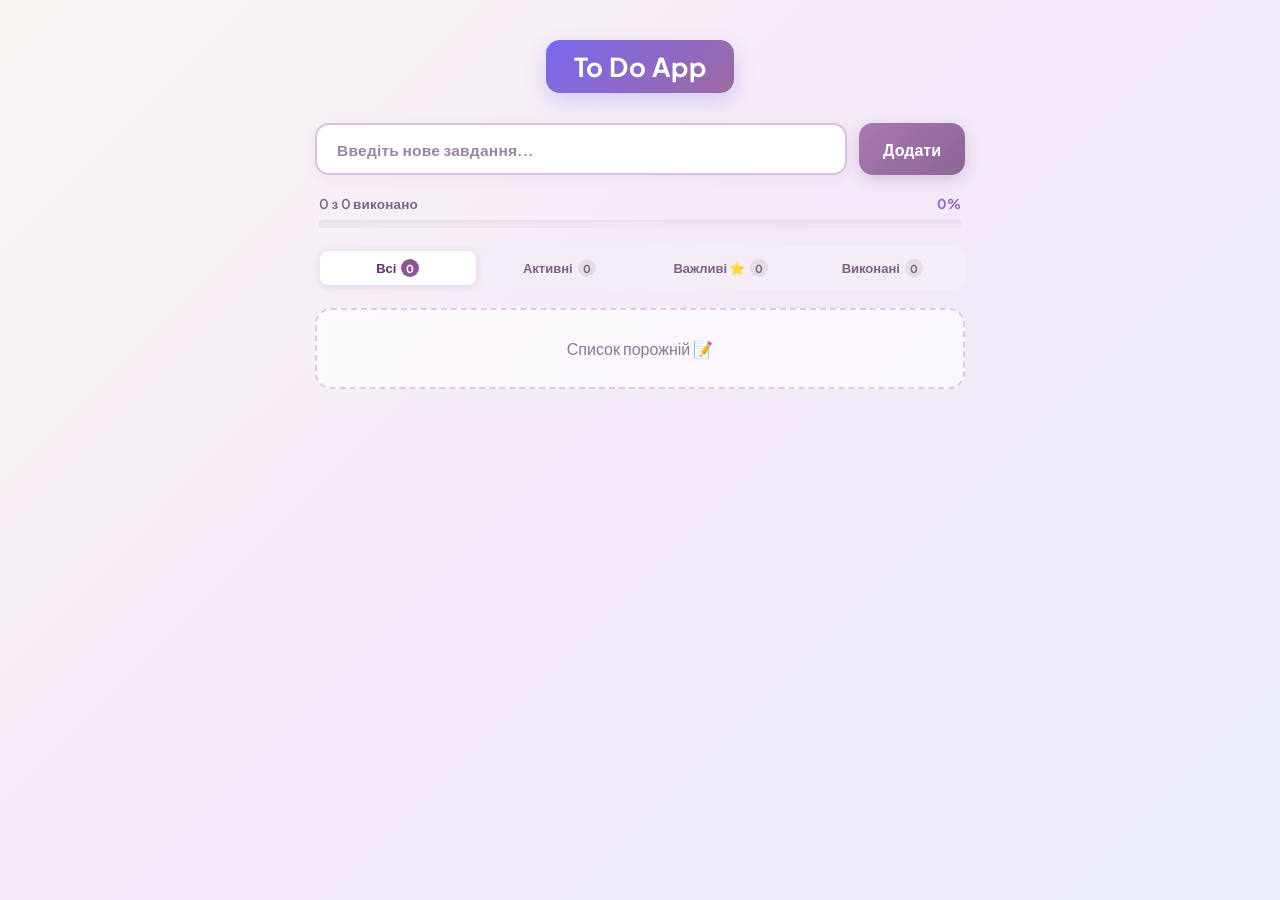
<file: index.html>
<!doctype html>
<html lang="en">

<head>
  <meta charset="UTF-8" />
  <meta name="viewport" content="width=device-width, initial-scale=1.0" />
  <title>ToDoApp</title>
  <link rel="stylesheet" href="style.css" />
  <link rel="icon" type="image/svg+xml" href="icon.svg" />
  <link rel="manifest" href="manifest.json" />
  <meta name="theme-color" content="#7b68ee" />

</head>

<body>
  <h1>To Do App</h1>

  <div class="conteiner">
    <div class="addTask">
      <input id="addTodoInput" type="text" class="text" placeholder="Введіть нове завдання..." />
      <button type="submit" id="addTodoBtn" class="button">Додати</button>
    </div>

    <div class="progress-container">
      <div class="progress-info">
        <span class="progress-text">0 з 0 виконано</span>
        <span class="progress-percent">0%</span>
      </div>
      <div class="progress-track">
        <div class="progress-bar"></div>
      </div>
    </div>

    <div class="filters">
      <button class="filter-btn active" data-filter="all">
        Всі <span id="countAll" class="filter-count">0</span>
      </button>
      <button class="filter-btn" data-filter="active">
        Активні <span id="countActive" class="filter-count">0</span>
      </button>
      <button class="filter-btn" data-filter="important">
        Важливі ⭐ <span id="countImportant" class="filter-count">0</span>
      </button>
      <button class="filter-btn" data-filter="completed">
        Виконані <span id="countCompleted" class="filter-count">0</span>
      </button>
    </div>

    <ul id="todoList" class="list"></ul>
  </div>

  <script src="script.js"></script>
</body>

</html>
</file>
<file: style.css>
@import url('https://fonts.googleapis.com/css2?family=Plus+Jakarta+Sans:wght@400;500;600;700&display=swap');

* {
  margin: 0;
  padding: 0;
  box-sizing: border-box;
  font-family: 'Plus Jakarta Sans', sans-serif;
}

body {
  background: linear-gradient(135deg, #fbf7f4 0%, #f3e8f8 50%, #e9edf9 100%);
  min-height: 100vh;
  padding: 40px 20px;
  color: #2d3748;
}

h1 {
  display: flex;
  align-items: center;
  justify-content: center;
  width: fit-content;
  margin: 0 auto 30px auto;
  padding: 10px 28px;
  background: linear-gradient(135deg, #7b68ee 0%, #9c69a3 100%);
  border-radius: 14px;
  color: #ffffff;
  font-size: 26px;
  font-weight: 700;
  letter-spacing: 0.5px;
  box-shadow: 0 8px 20px rgba(123, 104, 238, 0.25);
  transition: transform 0.2s ease;
}

h1:hover {
  transform: translateY(-2px);
}

.conteiner {
  display: flex;
  flex-direction: column;
  justify-content: center;
  align-items: center;
  max-width: 650px;
  margin: 0 auto;
}

.addTask {
  display: flex;
  justify-content: center;
  align-items: center;
  gap: 12px;
  width: 100%;
}

input.text {
  flex: 1;
  height: 52px;
  padding: 0 20px;
  border-radius: 14px;
  outline: none;
  border: 2px solid #d5c3df;
  background-color: #ffffff;
  font-family: 'Plus Jakarta Sans', sans-serif;
  font-size: 16px;
  font-weight: 500;
  color: #2d3748;
  transition: all 0.25s ease;
  box-shadow: 0 4px 14px rgba(156, 105, 163, 0.08);
}

input.text:hover {
  border-color: #bfa8cb;
}

input.text:focus {
  border-color: #9c69a3;
  box-shadow: 0 0 0 4px rgba(156, 105, 163, 0.2);
  background-color: #ffffff;
}

input.text::placeholder {
  font-family: 'Plus Jakarta Sans', sans-serif;
  color: #9885a5;
  font-weight: 600;
  font-size: 15.5px;
  letter-spacing: 0.25px;
}

.button {
  height: 52px;
  padding: 0 24px;
  background: linear-gradient(135deg, #a779b0 0%, #8b6694 100%);
  outline: none;
  border: none;
  border-radius: 14px;
  color: #ffffff;
  font-family: 'Plus Jakarta Sans', sans-serif;
  font-weight: 600;
  font-size: 16px;
  cursor: pointer;
  box-shadow: 0 4px 14px rgba(156, 105, 163, 0.3);
  transition: all 0.2s ease;
  white-space: nowrap;
}

.button:hover {
  background: linear-gradient(135deg, #96669f 0%, #7b5584 100%);
  box-shadow: 0 6px 18px rgba(156, 105, 163, 0.4);
  transform: translateY(-2px);
}

.button:active {
  transform: scale(0.97);
}

/* Прогрес-бар завдань */
.progress-container {
  width: 100%;
  margin-top: 20px;
  padding: 0 4px;
}

.progress-info {
  display: flex;
  justify-content: space-between;
  align-items: center;
  margin-bottom: 8px;
  font-size: 13.5px;
  font-weight: 600;
  color: #7a6684;
}

.progress-text {
  letter-spacing: 0.2px;
}

.progress-percent {
  color: #7b68ee;
  font-weight: 700;
  background: linear-gradient(135deg, #7b68ee 0%, #9c69a3 100%);
  -webkit-background-clip: text;
  -webkit-text-fill-color: transparent;
}

.progress-track {
  width: 100%;
  height: 8px;
  background-color: #ede5f2;
  border-radius: 999px;
  overflow: hidden;
  box-shadow: inset 0 1px 3px rgba(0, 0, 0, 0.05);
}

.progress-bar {
  height: 100%;
  width: 0%;
  background: linear-gradient(135deg, #7b68ee 0%, #9c69a3 100%);
  border-radius: 999px;
  transition: width 0.4s cubic-bezier(0.4, 0, 0.2, 1);
  box-shadow: 0 1px 6px rgba(123, 104, 238, 0.3);
}

/* Панель фільтрів */
.filters {
  display: flex;
  gap: 6px;
  margin-top: 18px;
  background-color: #f4ecf7;
  padding: 5px;
  border-radius: 12px;
  width: 100%;
}

.filter-btn {
  flex: 1;
  padding: 8px 10px;
  border: none;
  background: transparent;
  border-radius: 8px;
  font-family: 'Plus Jakarta Sans', sans-serif;
  font-size: 13px;
  font-weight: 600;
  color: #7a6382;
  cursor: pointer;
  transition: all 0.2s cubic-bezier(0.4, 0, 0.2, 1);
  white-space: nowrap;
  display: inline-flex;
  align-items: center;
  justify-content: center;
  gap: 5px;
}

/* Мінімалістичний бейдж-лічильник */
.filter-count {
  display: inline-flex;
  align-items: center;
  justify-content: center;
  min-width: 18px;
  height: 18px;
  padding: 0 5px;
  font-size: 11px;
  font-weight: 700;
  border-radius: 999px;
  background-color: rgba(122, 99, 130, 0.12);
  color: #7a6382;
  pointer-events: none;
  transition: all 0.2s ease;
}

.filter-btn.active .filter-count {
  background-color: #8a5796;
  color: #ffffff;
}

.filter-btn:hover {
  color: #432b4b;
  background-color: rgba(255, 255, 255, 0.55);
}

.filter-btn.active {
  background: #ffffff;
  color: #5c3565;
  box-shadow: 0 2px 8px rgba(156, 105, 163, 0.16);
}

.filter-btn:active {
  transform: scale(0.96);
}

ul.list {
  list-style-type: none;
  padding: 0;
  margin-top: 18px;
  width: 100%;
}

/* Базовий li */
li {
  list-style: none;
}

/* Картка задачі */
.todo-item {
  display: flex;
  justify-content: space-between;
  align-items: flex-start;
  padding: 14px 18px;
  background-color: #ffffff;
  border: 1px solid #f0eaf4;
  border-radius: 14px;
  margin-bottom: 12px;
  box-shadow: 0 4px 10px rgba(0, 0, 0, 0.03);
  transition: all 0.25s ease;
  animation: taskAppear 0.28s cubic-bezier(0.16, 1, 0.3, 1) forwards;
}

.todo-item:hover {
  transform: translateY(-2px);
  box-shadow: 0 8px 20px rgba(156, 105, 163, 0.1);
  border-color: #dcc8e6;
}

/* Анімація появи задачі (плавна, пружна та м'яка) */
@keyframes taskAppear {
  0% {
    opacity: 0;
    transform: translateY(14px) scale(0.97);
  }

  65% {
    transform: translateY(-2px) scale(1.008);
  }

  100% {
    opacity: 1;
    transform: translateY(0) scale(1);
  }
}

/* Анімація плавного видалення задачі */
.todo-item.removing {
  pointer-events: none;
  animation: taskDelete 0.3s cubic-bezier(0.4, 0, 0.2, 1) forwards;
}

@keyframes taskDelete {
  0% {
    opacity: 1;
    transform: translateX(0) scale(1);
    max-height: 120px;
    margin-bottom: 12px;
  }

  40% {
    opacity: 0;
    transform: translateX(25px) scale(0.96);
  }

  100% {
    opacity: 0;
    transform: translateX(25px) scale(0.92);
    max-height: 0;
    padding-top: 0;
    padding-bottom: 0;
    margin-bottom: 0;
    border-width: 0;
    overflow: hidden;
  }
}

/* Виділення важливої задачі: виразне м'яке сяйво навколо картки */
.todo-item.is-important {
  box-shadow: 0 6px 24px rgba(156, 105, 163, 0.35), 0 0 18px rgba(123, 104, 238, 0.28);
}

.todo-item.is-important:hover {
  box-shadow: 0 10px 32px rgba(156, 105, 163, 0.44), 0 0 24px rgba(123, 104, 238, 0.36);
  transform: translateY(-2px);
}

/* Контейнер вмісту завдання (текст + час створення) */
.todo-content {
  display: flex;
  flex-direction: column;
  flex: 1;
  min-width: 0;
  margin-right: 14px;
  gap: 3px;
}

/* Текст завдання */
.todo-text {
  min-height: 34px;
  display: flex;
  align-items: center;
  font-size: 15px;
  font-weight: 500;
  color: #2d3748;
  cursor: pointer;
  overflow-wrap: break-word;
  word-break: break-word;
  transition: all 0.2s ease;
}

/* Іконка-підказка, що текст можна редагувати */
.todo-text::after {
  content: " ✎";
  font-size: 13px;
  color: #a779b0;
  opacity: 0.55;
  transition: all 0.2s ease;
  display: inline-block;
  margin-left: 4px;
}

.todo-text:hover {
  color: #7b4f85;
}

.todo-text:hover::after {
  opacity: 1;
  color: #7b4f85;
  /* transform: scale(1.25) rotate(-10deg); */
}

/* Час створення завдання */
.todo-date {
  font-size: 11.5px;
  color: #8a7794;
  opacity: 0.8;
  font-weight: 400;
  letter-spacing: 0.2px;
}

/* Інпут при редагуванні завдання */
.todo-item input {
  width: 100%;
  height: 34px;
  padding: 0 10px;
  border-radius: 8px;
  border: 1.5px solid #9c69a3;
  outline: none;
  font-family: 'Plus Jakarta Sans', sans-serif;
  font-size: 15px;
  font-weight: 500;
  color: #2d3748;
  background-color: #ffffff;
  box-shadow: 0 0 0 2px rgba(156, 105, 163, 0.15);
  box-sizing: border-box;
  transition: all 0.2s ease;
}

.todo-item input:focus {
  background-color: #ffffff;
  border-color: #85528c;
  box-shadow: 0 0 0 3px rgba(156, 105, 163, 0.22);
}

/* Виконана задача */
.completed {
  text-decoration: line-through;
  text-decoration-color: #a779b0;
  color: #a0aec0;
  opacity: 0.65;
  transition: all 0.25s ease;
}

/* Контейнер кнопок дій */
.actions {
  display: flex;
  gap: 8px;
  flex-shrink: 0;
  height: 34px;
  align-items: center;
}

/* Кнопка зірочки (важливе) */
.star-btn {
  height: 34px;
  width: 34px;
  padding: 0;
  border: none;
  border-radius: 9px;
  cursor: pointer;
  font-size: 16px;
  line-height: 1;
  transition: all 0.2s ease;
  display: flex;
  align-items: center;
  justify-content: center;
  background-color: #faf6ed;
  color: #c4a45a;
}

.star-btn:hover {
  background-color: #fef3c7;
  color: #d97706;
  transform: scale(1.08);
}

.star-btn.active {
  background-color: #fff4cc;
  color: #f59e0b;
  box-shadow: 0 2px 8px rgba(245, 158, 11, 0.28);
  animation: starPop 0.35s cubic-bezier(0.175, 0.885, 0.32, 1.275);
}

@keyframes starPop {
  0% {
    transform: scale(0.75);
  }

  50% {
    transform: scale(1.3) rotate(15deg);
  }

  100% {
    transform: scale(1) rotate(0deg);
  }
}

.star-btn:active {
  transform: scale(0.92);
}

.delete-btn,
.done-btn {
  height: 34px;
  padding: 0 14px;
  border: none;
  border-radius: 9px;
  cursor: pointer;
  font-size: 13px;
  font-weight: 600;
  transition: all 0.2s ease;
  display: flex;
  align-items: center;
  justify-content: center;
}

/* Кнопка Done */
.done-btn {
  background-color: #eafaf1;
  color: #27ae60;
}

.done-btn:hover {
  background-color: #27ae60;
  color: #ffffff;
  box-shadow: 0 4px 10px rgba(39, 174, 96, 0.25);
}

/* Кнопка Delete (X) */
.delete-btn {
  background-color: #fef0f0;
  color: #e74c3c;
}

.delete-btn:hover {
  background-color: #e74c3c;
  color: #ffffff;
  box-shadow: 0 4px 10px rgba(231, 76, 60, 0.25);
}

.delete-btn:active,
.done-btn:active {
  transform: scale(0.92);
}

/* Повідомлення про порожній список */
.empty {
  display: flex;
  align-items: center;
  justify-content: center;
  gap: 8px;
  padding: 28px 20px;
  background: rgba(255, 255, 255, 0.65);
  backdrop-filter: blur(6px);
  border: 2px dashed #d9cbe0;
  border-radius: 16px;
  color: #8a7794;
  font-size: 16px;
  font-weight: 500;
  cursor: default;
  animation: fadeIn 0.3s ease-out;
}

.empty:hover {
  border-color: #bfa8cb;
  transform: none;
}

@keyframes fadeIn {
  from {
    opacity: 0;
    transform: translateY(6px);
  }

  to {
    opacity: 1;
    transform: translateY(0);
  }
}

/* =======================================
   АДАПТИВНІСТЬ ДЛЯ ПЛАНШЕТІВ ТА СМАРТФОНІВ
   ======================================= */

/* Планшети (до 768px) */
@media (max-width: 768px) {
  body {
    padding: 30px 16px;
  }

  .conteiner {
    max-width: 100%;
  }

  h1 {
    font-size: 24px;
    padding: 8px 22px;
    margin-bottom: 24px;
  }
}

/* Смартфони (до 480px) */
@media (max-width: 480px) {
  body {
    padding: 20px 12px;
  }

  h1 {
    font-size: 21px;
    padding: 7px 18px;
    margin-bottom: 20px;
    border-radius: 11px;
  }

  /* Поле та кнопка стають одне під одним на весь екран */
  .addTask {
    flex-direction: column;
    gap: 12px;
  }

  input.text {
    width: 100%;
    height: 48px;
    font-size: 16px;
    /* Запобігає авто-зуму в Safari на iOS */
    border: 2px solid #bfa8cb;
    background-color: #ffffff;
    box-shadow: 0 6px 18px rgba(156, 105, 163, 0.14);
    border-radius: 14px;
    padding: 0 18px;
    flex: none;
  }

  input.text::placeholder {
    font-family: 'Plus Jakarta Sans', sans-serif;
    color: #9885a5;
    font-weight: 600;
    font-size: 16px;
    letter-spacing: 0.25px;
    font-style: italic;
  }

  input.text:focus {
    border-color: #8b5592;
    box-shadow: 0 0 0 4px rgba(156, 105, 163, 0.28);
  }

  .button {
    width: 100%;
    height: 52px;
    font-family: 'Plus Jakarta Sans', sans-serif;
    font-size: 16px;
    font-weight: 600;
    border-radius: 14px;
  }

  /* Картки задач на вузьких екранах */
  .todo-item {
    padding: 12px 14px;
  }

  .todo-content {
    margin-right: 10px;
  }

  .todo-text {
    min-height: 32px;
    font-size: 14px;
  }

  .todo-date {
    font-size: 11px;
  }

  .todo-item input {
    height: 32px;
    font-size: 14px;
    padding: 0 8px;
  }

  /* Компактні кнопки дій */
  .actions {
    gap: 6px;
    height: 32px;
  }

  .star-btn {
    height: 32px;
    width: 32px;
    font-size: 15px;
  }

  .delete-btn,
  .done-btn {
    height: 32px;
    padding: 0 11px;
    font-size: 12px;
  }

  /* Адаптація панелі фільтрів */
  .filters {
    gap: 4px;
    padding: 4px;
  }

  .filter-btn {
    font-size: 11.5px;
    padding: 7px 3px;
    gap: 3px;
  }

  .filter-count {
    min-width: 15px;
    height: 15px;
    font-size: 9.5px;
    padding: 0 3px;
  }

  .empty {
    padding: 22px 14px;
    font-size: 14px;
  }
}
</file>
